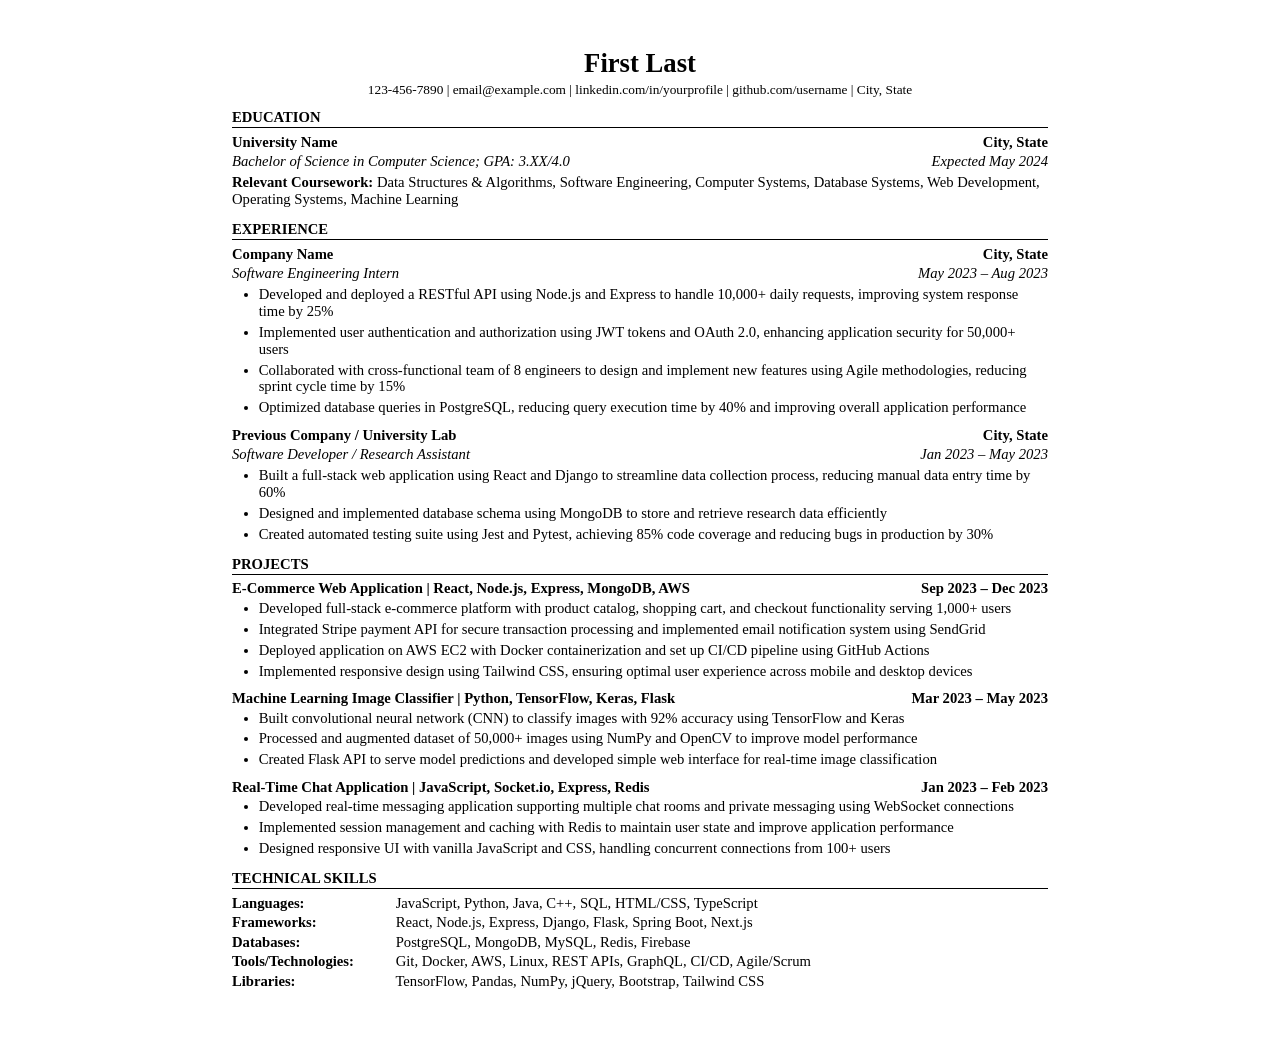
<file: resume.html>
<!DOCTYPE html>
<html lang="en">
<head>
    <meta charset="UTF-8">
    <meta name="viewport" content="width=device-width, initial-scale=1.0">
    <title>Software Engineer Resume</title>
    <style>
        * {
            margin: 0;
            padding: 0;
            box-sizing: border-box;
        }
        
        body {
            font-family: 'Times New Roman', Times, serif;
            font-size: 11pt;
            line-height: 1.15;
            color: #000;
            background: #fff;
            padding: 0.5in 0.75in;
        }
        
        .resume {
            max-width: 8.5in;
            margin: 0 auto;
        }
        
        .header {
            text-align: center;
            margin-bottom: 8pt;
        }
        
        .header h1 {
            font-size: 20pt;
            font-weight: bold;
            margin-bottom: 2pt;
        }
        
        .contact {
            font-size: 10pt;
            line-height: 1.3;
        }
        
        .contact a {
            color: #000;
            text-decoration: underline;
        }
        
        .section {
            margin-bottom: 10pt;
        }
        
        .section-title {
            font-size: 11pt;
            font-weight: bold;
            text-transform: uppercase;
            border-bottom: 1px solid #000;
            margin-bottom: 4pt;
            padding-bottom: 1pt;
        }
        
        .item {
            margin-bottom: 8pt;
        }
        
        .item-header {
            display: flex;
            justify-content: space-between;
            font-weight: bold;
            margin-bottom: 2pt;
        }
        
        .item-subheader {
            display: flex;
            justify-content: space-between;
            font-style: italic;
            margin-bottom: 3pt;
        }
        
        .item-description ul {
            margin-left: 20pt;
            margin-top: 2pt;
        }
        
        .item-description li {
            margin-bottom: 3pt;
        }
        
        .skills-list {
            margin-left: 0;
            list-style: none;
        }
        
        .skills-list li {
            margin-bottom: 2pt;
        }
        
        .skills-list strong {
            display: inline-block;
            width: 120pt;
        }
        
        @media print {
            body {
                padding: 0.5in 0.75in;
            }
        }
        
        @media (max-width: 768px) {
            body {
                padding: 0.25in;
                font-size: 10pt;
            }
            
            .item-header,
            .item-subheader {
                flex-direction: column;
            }
        }
    </style>
</head>
<body>
    <div class="resume">
        <header class="header">
            <h1>First Last</h1>
            <div class="contact">
                <div>123-456-7890 | email@example.com | linkedin.com/in/yourprofile | github.com/username | City, State</div>
            </div>
        </header>

        <section class="section">
            <h2 class="section-title">Education</h2>
            <div class="item">
                <div class="item-header">
                    <span>University Name</span>
                    <span>City, State</span>
                </div>
                <div class="item-subheader">
                    <span>Bachelor of Science in Computer Science; GPA: 3.XX/4.0</span>
                    <span>Expected May 2024</span>
                </div>
                <div style="margin-top: 2pt;">
                    <strong>Relevant Coursework:</strong> Data Structures & Algorithms, Software Engineering, Computer Systems, Database Systems, Web Development, Operating Systems, Machine Learning
                </div>
            </div>
        </section>

        <section class="section">
            <h2 class="section-title">Experience</h2>
            
            <div class="item">
                <div class="item-header">
                    <span>Company Name</span>
                    <span>City, State</span>
                </div>
                <div class="item-subheader">
                    <span><em>Software Engineering Intern</em></span>
                    <span>May 2023 – Aug 2023</span>
                </div>
                <div class="item-description">
                    <ul>
                        <li>Developed and deployed a RESTful API using Node.js and Express to handle 10,000+ daily requests, improving system response time by 25%</li>
                        <li>Implemented user authentication and authorization using JWT tokens and OAuth 2.0, enhancing application security for 50,000+ users</li>
                        <li>Collaborated with cross-functional team of 8 engineers to design and implement new features using Agile methodologies, reducing sprint cycle time by 15%</li>
                        <li>Optimized database queries in PostgreSQL, reducing query execution time by 40% and improving overall application performance</li>
                    </ul>
                </div>
            </div>

            <div class="item">
                <div class="item-header">
                    <span>Previous Company / University Lab</span>
                    <span>City, State</span>
                </div>
                <div class="item-subheader">
                    <span><em>Software Developer / Research Assistant</em></span>
                    <span>Jan 2023 – May 2023</span>
                </div>
                <div class="item-description">
                    <ul>
                        <li>Built a full-stack web application using React and Django to streamline data collection process, reducing manual data entry time by 60%</li>
                        <li>Designed and implemented database schema using MongoDB to store and retrieve research data efficiently</li>
                        <li>Created automated testing suite using Jest and Pytest, achieving 85% code coverage and reducing bugs in production by 30%</li>
                    </ul>
                </div>
            </div>
        </section>

        <section class="section">
            <h2 class="section-title">Projects</h2>
            
            <div class="item">
                <div class="item-header">
                    <span><strong>E-Commerce Web Application</strong> | React, Node.js, Express, MongoDB, AWS</span>
                    <span>Sep 2023 – Dec 2023</span>
                </div>
                <div class="item-description">
                    <ul>
                        <li>Developed full-stack e-commerce platform with product catalog, shopping cart, and checkout functionality serving 1,000+ users</li>
                        <li>Integrated Stripe payment API for secure transaction processing and implemented email notification system using SendGrid</li>
                        <li>Deployed application on AWS EC2 with Docker containerization and set up CI/CD pipeline using GitHub Actions</li>
                        <li>Implemented responsive design using Tailwind CSS, ensuring optimal user experience across mobile and desktop devices</li>
                    </ul>
                </div>
            </div>

            <div class="item">
                <div class="item-header">
                    <span><strong>Machine Learning Image Classifier</strong> | Python, TensorFlow, Keras, Flask</span>
                    <span>Mar 2023 – May 2023</span>
                </div>
                <div class="item-description">
                    <ul>
                        <li>Built convolutional neural network (CNN) to classify images with 92% accuracy using TensorFlow and Keras</li>
                        <li>Processed and augmented dataset of 50,000+ images using NumPy and OpenCV to improve model performance</li>
                        <li>Created Flask API to serve model predictions and developed simple web interface for real-time image classification</li>
                    </ul>
                </div>
            </div>

            <div class="item">
                <div class="item-header">
                    <span><strong>Real-Time Chat Application</strong> | JavaScript, Socket.io, Express, Redis</span>
                    <span>Jan 2023 – Feb 2023</span>
                </div>
                <div class="item-description">
                    <ul>
                        <li>Developed real-time messaging application supporting multiple chat rooms and private messaging using WebSocket connections</li>
                        <li>Implemented session management and caching with Redis to maintain user state and improve application performance</li>
                        <li>Designed responsive UI with vanilla JavaScript and CSS, handling concurrent connections from 100+ users</li>
                    </ul>
                </div>
            </div>
        </section>

        <section class="section">
            <h2 class="section-title">Technical Skills</h2>
            <ul class="skills-list">
                <li><strong>Languages:</strong> JavaScript, Python, Java, C++, SQL, HTML/CSS, TypeScript</li>
                <li><strong>Frameworks:</strong> React, Node.js, Express, Django, Flask, Spring Boot, Next.js</li>
                <li><strong>Databases:</strong> PostgreSQL, MongoDB, MySQL, Redis, Firebase</li>
                <li><strong>Tools/Technologies:</strong> Git, Docker, AWS, Linux, REST APIs, GraphQL, CI/CD, Agile/Scrum</li>
                <li><strong>Libraries:</strong> TensorFlow, Pandas, NumPy, jQuery, Bootstrap, Tailwind CSS</li>
            </ul>
        </section>
    </div>
</body>
</html>
</file>
